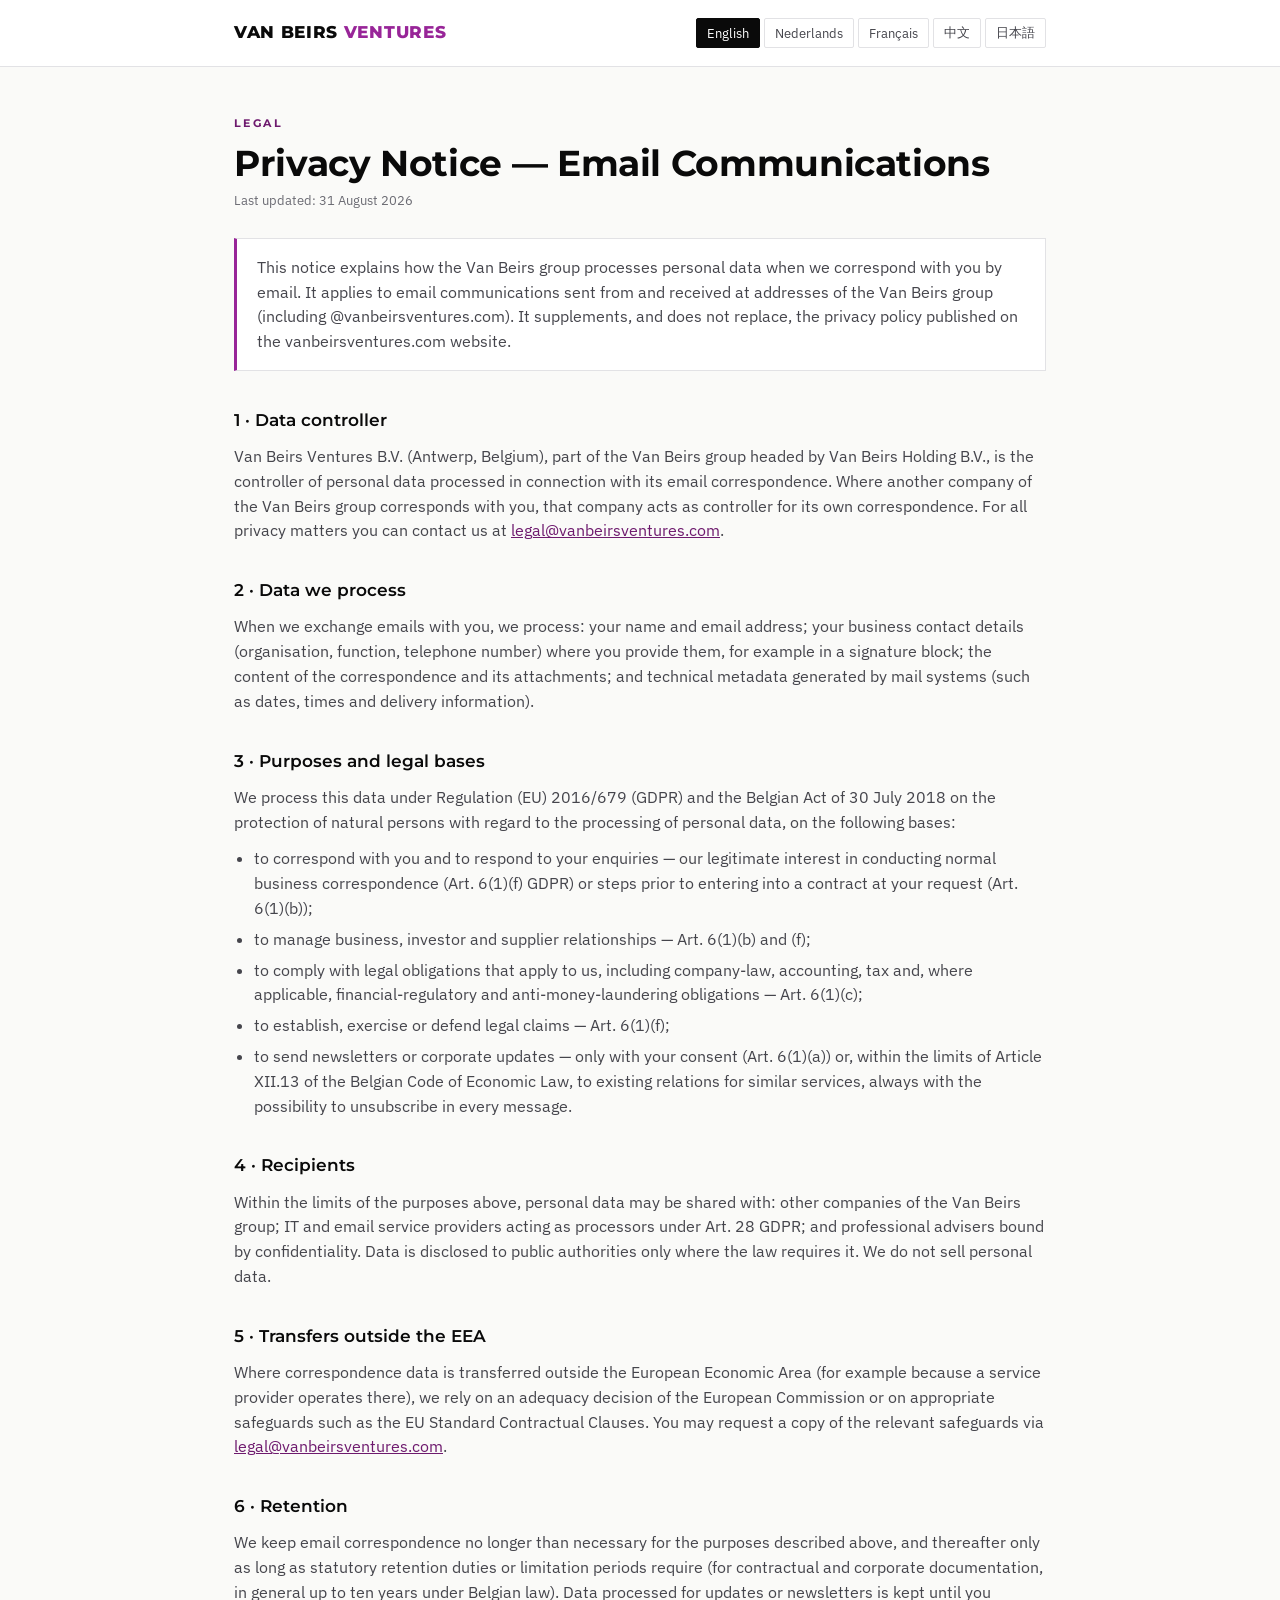
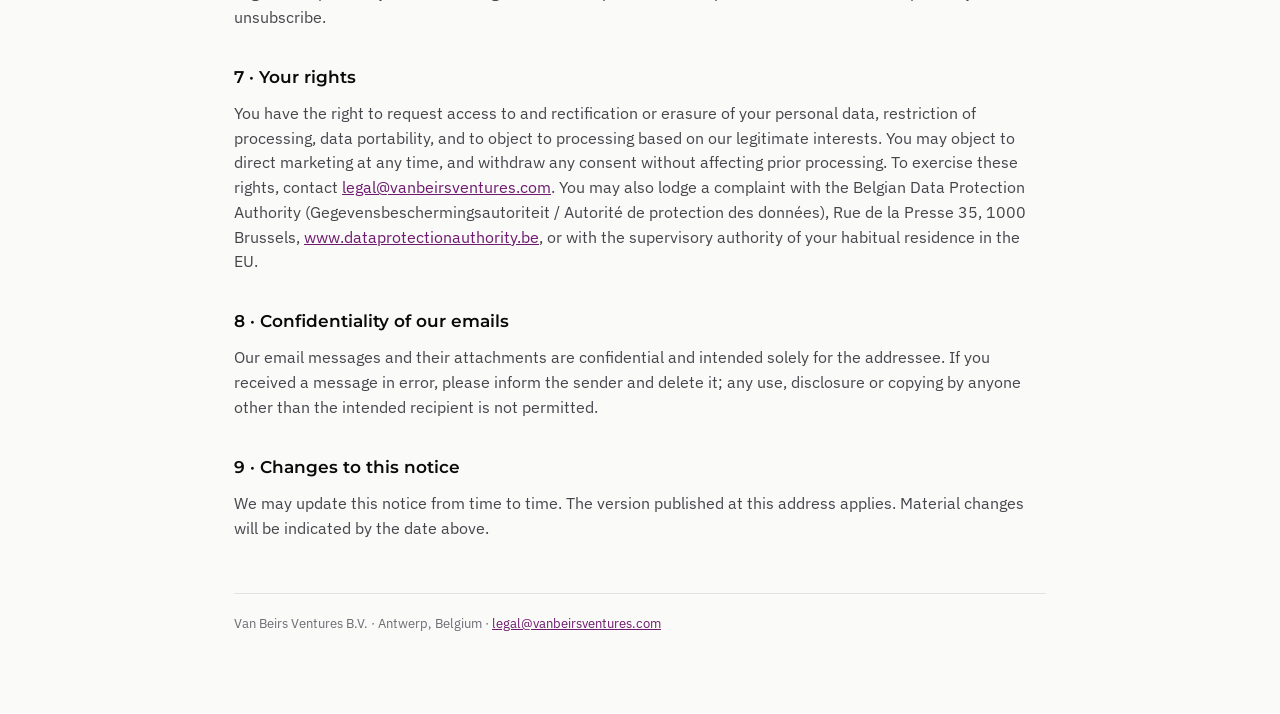
<file: privacy.html>
<!DOCTYPE html>
<html lang="en">
<head>
<meta charset="utf-8">
<meta name="viewport" content="width=device-width, initial-scale=1">
<meta name="robots" content="noindex">
<title>Privacy Notice — Email Communications · Van Beirs Ventures</title>
<style>
@import url('https://fonts.googleapis.com/css2?family=Montserrat:wght@600;700;800&family=IBM+Plex+Sans:wght@400;500;600&display=swap');
:root{
  --font-display:"Montserrat","Helvetica Neue",Arial,sans-serif;
  --font-text:"IBM Plex Sans","Helvetica Neue",Arial,sans-serif;
  --ink-900:#0A0A0A;--ink-600:#45454C;--ink-500:#6B6B73;--ink-400:#9A9AA2;
  --ink-200:#E2E2E5;--ink-150:#ECECEE;--ink-100:#F4F4F3;
  --paper:#FFFFFF;--paper-2:#FAFAF8;
  --ventures:#982598;--ventures-ink:#6E1A6E;
}
*{box-sizing:border-box;margin:0;padding:0}
body{font-family:var(--font-text);color:var(--ink-900);background:var(--paper-2);line-height:1.6;font-size:15.5px}
.hd{background:var(--paper);border-bottom:1px solid var(--ink-200)}
.hd-in{max-width:860px;margin:0 auto;padding:18px 24px;display:flex;align-items:center;justify-content:space-between;gap:16px;flex-wrap:wrap}
.wm{font-family:var(--font-display);font-weight:800;font-size:17px;letter-spacing:.04em;color:var(--ink-900);text-decoration:none}
.wm span{color:var(--ventures)}
.langs{display:flex;gap:4px;flex-wrap:wrap}
.langs button{font-family:var(--font-text);font-size:12.5px;padding:5px 10px;border:1px solid var(--ink-200);background:var(--paper);color:var(--ink-600);cursor:pointer;border-radius:2px}
.langs button:hover{border-color:var(--ink-400)}
.langs button.on{background:var(--ink-900);border-color:var(--ink-900);color:#fff}
.wrap{max-width:860px;margin:0 auto;padding:48px 24px 80px}
.eyebrow{font-family:var(--font-display);font-weight:700;font-size:11px;letter-spacing:.22em;text-transform:uppercase;color:var(--ventures-ink)}
h1{font-family:var(--font-display);font-weight:700;font-size:clamp(26px,4.5vw,36px);line-height:1.12;letter-spacing:-.01em;margin:10px 0 8px}
.updated{font-size:13px;color:var(--ink-500);margin-bottom:26px}
.intro{background:var(--paper);border:1px solid var(--ink-200);border-left:3px solid var(--ventures);padding:16px 20px;margin-bottom:36px;color:var(--ink-600)}
h2{font-family:var(--font-display);font-weight:600;font-size:17px;margin:34px 0 10px}
p{margin:0 0 12px;color:var(--ink-600)}
ul{margin:0 0 12px 20px;color:var(--ink-600)}
li{margin-bottom:6px}
a{color:var(--ventures-ink)}
.ft{border-top:1px solid var(--ink-200);margin-top:52px;padding-top:20px;font-size:13px;color:var(--ink-500)}
:lang(zh) body,:lang(ja) body{line-height:1.85}
</style>
</head>
<body>
<header class="hd">
  <div class="hd-in">
    <a class="wm" href="https://vanbeirsventures.com/">VAN BEIRS <span>VENTURES</span></a>
    <nav class="langs" id="langs" aria-label="Language"></nav>
  </div>
</header>
<main class="wrap" id="main"></main>
<script>
const LANGS=[["en","English"],["nl","Nederlands"],["fr","Français"],["zh","中文"],["ja","日本語"]];
const T={
en:{
 eyebrow:"Legal",
 title:"Privacy Notice — Email Communications",
 updated:"Last updated: 31 August 2026",
 intro:"This notice explains how the Van Beirs group processes personal data when we correspond with you by email. It applies to email communications sent from and received at addresses of the Van Beirs group (including @vanbeirsventures.com). It supplements, and does not replace, the privacy policy published on the vanbeirsventures.com website.",
 s:[
 ["1 · Data controller","Van Beirs Ventures B.V. (Antwerp, Belgium), part of the Van Beirs group headed by Van Beirs Holding B.V., is the controller of personal data processed in connection with its email correspondence. Where another company of the Van Beirs group corresponds with you, that company acts as controller for its own correspondence. For all privacy matters you can contact us at <a href='mailto:legal@vanbeirsventures.com'>legal@vanbeirsventures.com</a>."],
 ["2 · Data we process","When we exchange emails with you, we process: your name and email address; your business contact details (organisation, function, telephone number) where you provide them, for example in a signature block; the content of the correspondence and its attachments; and technical metadata generated by mail systems (such as dates, times and delivery information)."],
 ["3 · Purposes and legal bases","We process this data under Regulation (EU) 2016/679 (GDPR) and the Belgian Act of 30 July 2018 on the protection of natural persons with regard to the processing of personal data, on the following bases:<ul><li>to correspond with you and to respond to your enquiries — our legitimate interest in conducting normal business correspondence (Art. 6(1)(f) GDPR) or steps prior to entering into a contract at your request (Art. 6(1)(b));</li><li>to manage business, investor and supplier relationships — Art. 6(1)(b) and (f);</li><li>to comply with legal obligations that apply to us, including company-law, accounting, tax and, where applicable, financial-regulatory and anti-money-laundering obligations — Art. 6(1)(c);</li><li>to establish, exercise or defend legal claims — Art. 6(1)(f);</li><li>to send newsletters or corporate updates — only with your consent (Art. 6(1)(a)) or, within the limits of Article XII.13 of the Belgian Code of Economic Law, to existing relations for similar services, always with the possibility to unsubscribe in every message.</li></ul>"],
 ["4 · Recipients","Within the limits of the purposes above, personal data may be shared with: other companies of the Van Beirs group; IT and email service providers acting as processors under Art. 28 GDPR; and professional advisers bound by confidentiality. Data is disclosed to public authorities only where the law requires it. We do not sell personal data."],
 ["5 · Transfers outside the EEA","Where correspondence data is transferred outside the European Economic Area (for example because a service provider operates there), we rely on an adequacy decision of the European Commission or on appropriate safeguards such as the EU Standard Contractual Clauses. You may request a copy of the relevant safeguards via <a href='mailto:legal@vanbeirsventures.com'>legal@vanbeirsventures.com</a>."],
 ["6 · Retention","We keep email correspondence no longer than necessary for the purposes described above, and thereafter only as long as statutory retention duties or limitation periods require (for contractual and corporate documentation, in general up to ten years under Belgian law). Data processed for updates or newsletters is kept until you unsubscribe."],
 ["7 · Your rights","You have the right to request access to and rectification or erasure of your personal data, restriction of processing, data portability, and to object to processing based on our legitimate interests. You may object to direct marketing at any time, and withdraw any consent without affecting prior processing. To exercise these rights, contact <a href='mailto:legal@vanbeirsventures.com'>legal@vanbeirsventures.com</a>. You may also lodge a complaint with the Belgian Data Protection Authority (Gegevensbeschermingsautoriteit / Autorité de protection des données), Rue de la Presse 35, 1000 Brussels, <a href='https://www.dataprotectionauthority.be' target='_blank' rel='noopener'>www.dataprotectionauthority.be</a>, or with the supervisory authority of your habitual residence in the EU."],
 ["8 · Confidentiality of our emails","Our email messages and their attachments are confidential and intended solely for the addressee. If you received a message in error, please inform the sender and delete it; any use, disclosure or copying by anyone other than the intended recipient is not permitted."],
 ["9 · Changes to this notice","We may update this notice from time to time. The version published at this address applies. Material changes will be indicated by the date above."]
 ],
 ft:"Van Beirs Ventures B.V. · Antwerp, Belgium · <a href='mailto:legal@vanbeirsventures.com'>legal@vanbeirsventures.com</a>"
},
nl:{
 eyebrow:"Juridisch",
 title:"Privacyverklaring — E-mailcommunicatie",
 updated:"Laatst bijgewerkt: 31 augustus 2026",
 intro:"Deze verklaring legt uit hoe de Van Beirs-groep persoonsgegevens verwerkt wanneer wij per e-mail met u corresponderen. Zij is van toepassing op e-mailcommunicatie verzonden vanaf en ontvangen op adressen van de Van Beirs-groep (waaronder @vanbeirsventures.com). Zij vult het privacybeleid op de website vanbeirsventures.com aan en vervangt het niet.",
 s:[
 ["1 · Verwerkingsverantwoordelijke","Van Beirs Ventures B.V. (Antwerpen, België), onderdeel van de Van Beirs-groep onder leiding van Van Beirs Holding B.V., is de verwerkingsverantwoordelijke voor persoonsgegevens die in het kader van haar e-mailcorrespondentie worden verwerkt. Wanneer een andere vennootschap van de Van Beirs-groep met u correspondeert, treedt die vennootschap op als verantwoordelijke voor haar eigen correspondentie. Voor alle privacyvragen kunt u ons bereiken via <a href='mailto:legal@vanbeirsventures.com'>legal@vanbeirsventures.com</a>."],
 ["2 · Gegevens die wij verwerken","Wanneer wij e-mails met u uitwisselen, verwerken wij: uw naam en e-mailadres; uw zakelijke contactgegevens (organisatie, functie, telefoonnummer) voor zover u die meedeelt, bijvoorbeeld in een handtekeningblok; de inhoud van de correspondentie en de bijlagen; en technische metadata die door mailsystemen worden gegenereerd (zoals data, tijdstippen en afleverinformatie)."],
 ["3 · Doeleinden en rechtsgronden","Wij verwerken deze gegevens op grond van Verordening (EU) 2016/679 (AVG) en de Belgische wet van 30 juli 2018 betreffende de bescherming van natuurlijke personen met betrekking tot de verwerking van persoonsgegevens, op de volgende gronden:<ul><li>om met u te corresponderen en uw vragen te beantwoorden — ons gerechtvaardigd belang bij normale zakelijke correspondentie (art. 6.1.f AVG) of precontractuele maatregelen op uw verzoek (art. 6.1.b);</li><li>om zakelijke, investeerders- en leveranciersrelaties te beheren — art. 6.1.b en f;</li><li>om te voldoen aan wettelijke verplichtingen, waaronder vennootschapsrechtelijke, boekhoudkundige, fiscale en, in voorkomend geval, financieel-regelgevende en antiwitwasverplichtingen — art. 6.1.c;</li><li>om rechtsvorderingen in te stellen, uit te oefenen of te verdedigen — art. 6.1.f;</li><li>om nieuwsbrieven of bedrijfsupdates te versturen — enkel met uw toestemming (art. 6.1.a) of, binnen de grenzen van artikel XII.13 van het Wetboek van economisch recht, aan bestaande relaties voor soortgelijke diensten, steeds met de mogelijkheid om u in elk bericht uit te schrijven.</li></ul>"],
 ["4 · Ontvangers","Binnen de grenzen van bovenstaande doeleinden kunnen persoonsgegevens worden gedeeld met: andere vennootschappen van de Van Beirs-groep; IT- en e-maildienstverleners die optreden als verwerkers in de zin van art. 28 AVG; en professionele adviseurs gebonden door vertrouwelijkheid. Gegevens worden enkel aan overheden meegedeeld wanneer de wet dat vereist. Wij verkopen geen persoonsgegevens."],
 ["5 · Doorgiften buiten de EER","Wanneer correspondentiegegevens buiten de Europese Economische Ruimte worden doorgegeven (bijvoorbeeld omdat een dienstverlener daar actief is), steunen wij op een adequaatheidsbesluit van de Europese Commissie of op passende waarborgen zoals de EU-standaardcontractbepalingen. U kunt via <a href='mailto:legal@vanbeirsventures.com'>legal@vanbeirsventures.com</a> een kopie van de relevante waarborgen opvragen."],
 ["6 · Bewaartermijn","Wij bewaren e-mailcorrespondentie niet langer dan nodig voor de hierboven beschreven doeleinden, en daarna enkel zolang wettelijke bewaarplichten of verjaringstermijnen dat vereisen (voor contractuele en vennootschapsdocumentatie in het algemeen tot tien jaar naar Belgisch recht). Gegevens verwerkt voor updates of nieuwsbrieven worden bewaard tot u zich uitschrijft."],
 ["7 · Uw rechten","U hebt het recht om inzage, verbetering of wissing van uw persoonsgegevens te vragen, alsook beperking van de verwerking en gegevensoverdraagbaarheid, en om bezwaar te maken tegen verwerking op grond van ons gerechtvaardigd belang. U kunt zich te allen tijde verzetten tegen direct marketing en elke toestemming intrekken zonder afbreuk aan eerdere verwerking. Om deze rechten uit te oefenen, contacteert u <a href='mailto:legal@vanbeirsventures.com'>legal@vanbeirsventures.com</a>. U kunt ook klacht indienen bij de Gegevensbeschermingsautoriteit, Drukpersstraat 35, 1000 Brussel, <a href='https://www.gegevensbeschermingsautoriteit.be' target='_blank' rel='noopener'>www.gegevensbeschermingsautoriteit.be</a>, of bij de toezichthoudende autoriteit van uw gewone verblijfplaats in de EU."],
 ["8 · Vertrouwelijkheid van onze e-mails","Onze e-mailberichten en bijlagen zijn vertrouwelijk en uitsluitend bestemd voor de geadresseerde. Ontving u een bericht per vergissing, gelieve dan de afzender te verwittigen en het bericht te verwijderen; elk gebruik, elke bekendmaking of kopie door een ander dan de beoogde ontvanger is niet toegestaan."],
 ["9 · Wijzigingen aan deze verklaring","Wij kunnen deze verklaring van tijd tot tijd bijwerken. De op dit adres gepubliceerde versie is van toepassing. Wezenlijke wijzigingen blijken uit de datum bovenaan."]
 ],
 ft:"Van Beirs Ventures B.V. · Antwerpen, België · <a href='mailto:legal@vanbeirsventures.com'>legal@vanbeirsventures.com</a>"
},
fr:{
 eyebrow:"Mentions légales",
 title:"Déclaration de confidentialité — Communications par e-mail",
 updated:"Dernière mise à jour : 31 août 2026",
 intro:"La présente déclaration explique comment le groupe Van Beirs traite les données à caractère personnel lorsque nous correspondons avec vous par e-mail. Elle s'applique aux communications envoyées depuis et reçues sur les adresses du groupe Van Beirs (dont @vanbeirsventures.com). Elle complète la politique de confidentialité publiée sur le site vanbeirsventures.com et ne la remplace pas.",
 s:[
 ["1 · Responsable du traitement","Van Beirs Ventures B.V. (Anvers, Belgique), société du groupe Van Beirs chapeauté par Van Beirs Holding B.V., est responsable du traitement des données à caractère personnel traitées dans le cadre de sa correspondance par e-mail. Lorsqu'une autre société du groupe Van Beirs correspond avec vous, cette société agit comme responsable du traitement pour sa propre correspondance. Pour toute question relative à la vie privée : <a href='mailto:legal@vanbeirsventures.com'>legal@vanbeirsventures.com</a>."],
 ["2 · Données traitées","Lorsque nous échangeons des e-mails avec vous, nous traitons : vos nom et adresse e-mail ; vos coordonnées professionnelles (organisation, fonction, numéro de téléphone) lorsque vous les communiquez, par exemple dans un bloc de signature ; le contenu de la correspondance et ses pièces jointes ; ainsi que les métadonnées techniques générées par les systèmes de messagerie (dates, heures, informations de remise)."],
 ["3 · Finalités et bases juridiques","Nous traitons ces données conformément au Règlement (UE) 2016/679 (RGPD) et à la loi belge du 30 juillet 2018 relative à la protection des personnes physiques à l'égard des traitements de données à caractère personnel, sur les bases suivantes :<ul><li>correspondre avec vous et répondre à vos demandes — notre intérêt légitime à mener une correspondance professionnelle normale (art. 6.1.f RGPD) ou mesures précontractuelles prises à votre demande (art. 6.1.b) ;</li><li>gérer les relations d'affaires, avec les investisseurs et les fournisseurs — art. 6.1.b et f ;</li><li>respecter nos obligations légales, notamment en droit des sociétés, en matière comptable et fiscale et, le cas échéant, en matière de réglementation financière et de lutte contre le blanchiment — art. 6.1.c ;</li><li>constater, exercer ou défendre des droits en justice — art. 6.1.f ;</li><li>envoyer des lettres d'information ou communications d'entreprise — uniquement avec votre consentement (art. 6.1.a) ou, dans les limites de l'article XII.13 du Code de droit économique belge, aux relations existantes pour des services analogues, avec toujours la possibilité de se désinscrire dans chaque message.</li></ul>"],
 ["4 · Destinataires","Dans les limites des finalités ci-dessus, les données peuvent être partagées avec : d'autres sociétés du groupe Van Beirs ; des prestataires informatiques et de messagerie agissant comme sous-traitants au sens de l'art. 28 RGPD ; et des conseillers professionnels tenus à la confidentialité. Les données ne sont communiquées aux autorités publiques que lorsque la loi l'exige. Nous ne vendons pas de données à caractère personnel."],
 ["5 · Transferts hors EEE","Lorsque des données de correspondance sont transférées en dehors de l'Espace économique européen (par exemple parce qu'un prestataire y opère), nous nous fondons sur une décision d'adéquation de la Commission européenne ou sur des garanties appropriées telles que les clauses contractuelles types de l'UE. Vous pouvez demander copie des garanties pertinentes via <a href='mailto:legal@vanbeirsventures.com'>legal@vanbeirsventures.com</a>."],
 ["6 · Conservation","Nous ne conservons la correspondance par e-mail que le temps nécessaire aux finalités décrites ci-dessus, puis uniquement aussi longtemps que l'exigent les obligations légales de conservation ou les délais de prescription (pour la documentation contractuelle et sociétaire, en général jusqu'à dix ans en droit belge). Les données traitées pour les lettres d'information sont conservées jusqu'à votre désinscription."],
 ["7 · Vos droits","Vous avez le droit de demander l'accès à vos données, leur rectification ou leur effacement, la limitation du traitement et la portabilité des données, ainsi que de vous opposer aux traitements fondés sur notre intérêt légitime. Vous pouvez vous opposer à tout moment au marketing direct et retirer tout consentement sans affecter les traitements antérieurs. Pour exercer ces droits : <a href='mailto:legal@vanbeirsventures.com'>legal@vanbeirsventures.com</a>. Vous pouvez également introduire une réclamation auprès de l'Autorité de protection des données, rue de la Presse 35, 1000 Bruxelles, <a href='https://www.autoriteprotectiondonnees.be' target='_blank' rel='noopener'>www.autoriteprotectiondonnees.be</a>, ou auprès de l'autorité de contrôle de votre résidence habituelle dans l'UE."],
 ["8 · Confidentialité de nos e-mails","Nos messages électroniques et leurs pièces jointes sont confidentiels et destinés exclusivement à leur destinataire. Si vous avez reçu un message par erreur, veuillez en informer l'expéditeur et le supprimer ; toute utilisation, divulgation ou copie par une personne autre que le destinataire prévu est interdite."],
 ["9 · Modifications de la présente déclaration","Nous pouvons mettre à jour la présente déclaration de temps à autre. La version publiée à cette adresse fait foi. Les modifications importantes ressortent de la date figurant ci-dessus."]
 ],
 ft:"Van Beirs Ventures B.V. · Anvers, Belgique · <a href='mailto:legal@vanbeirsventures.com'>legal@vanbeirsventures.com</a>"
},
zh:{
 eyebrow:"法律信息",
 title:"隐私声明 — 电子邮件通信",
 updated:"最后更新：2026年8月31日",
 intro:"本声明说明 Van Beirs 集团在与您进行电子邮件通信时如何处理个人数据。本声明适用于通过 Van Beirs 集团地址（包括 @vanbeirsventures.com）发送和接收的电子邮件通信。本声明是对 vanbeirsventures.com 网站上发布的隐私政策的补充，并不取代该政策。",
 s:[
 ["1 · 数据控制者","Van Beirs Ventures B.V.（比利时安特卫普），隶属于以 Van Beirs Holding B.V. 为首的 Van Beirs 集团，是就其电子邮件通信所处理个人数据的控制者。如由 Van Beirs 集团的其他公司与您通信，则该公司就其自身通信担任控制者。有关隐私事宜，请联系 <a href='mailto:legal@vanbeirsventures.com'>legal@vanbeirsventures.com</a>。"],
 ["2 · 我们处理的数据","在与您往来电子邮件时，我们处理：您的姓名和电子邮件地址；您提供的业务联系信息（所属机构、职务、电话号码），例如签名栏中的信息；通信内容及其附件；以及邮件系统生成的技术元数据（如日期、时间和投递信息）。"],
 ["3 · 处理目的与法律依据","我们依据欧盟《通用数据保护条例》（GDPR，条例 (EU) 2016/679）及比利时2018年7月30日《自然人个人数据处理保护法》处理上述数据，具体依据如下：<ul><li>与您通信并回复您的询问 — 基于我们开展正常业务通信的合法利益（GDPR 第6条第1款(f)项），或应您要求采取的订立合同前措施（第6条第1款(b)项）；</li><li>管理业务、投资者及供应商关系 — 第6条第1款(b)、(f)项；</li><li>履行适用于我们的法律义务，包括公司法、会计、税务义务，以及（如适用）金融监管和反洗钱义务 — 第6条第1款(c)项；</li><li>提起、行使或抗辩法律主张 — 第6条第1款(f)项；</li><li>发送新闻通讯或公司动态 — 仅在获得您同意时（第6条第1款(a)项），或在比利时《经济法典》第XII.13条允许的范围内向现有关系方发送类似服务信息，且每封邮件均可退订。</li></ul>"],
 ["4 · 数据接收方","在上述目的范围内，个人数据可能与以下各方共享：Van Beirs 集团的其他公司；作为 GDPR 第28条意义上受托处理者的 IT 及电子邮件服务提供商；以及负有保密义务的专业顾问。仅在法律要求时才向公共机关披露数据。我们不出售个人数据。"],
 ["5 · 欧洲经济区以外的数据传输","如通信数据被传输至欧洲经济区以外（例如因服务提供商在该等地区运营），我们将依据欧盟委员会的充分性认定或适当保障措施（如欧盟标准合同条款）进行。您可通过 <a href='mailto:legal@vanbeirsventures.com'>legal@vanbeirsventures.com</a> 索取相关保障措施的副本。"],
 ["6 · 数据保存期限","我们保存电子邮件通信的时间不超过实现上述目的所需的期限，其后仅在法定保存义务或诉讼时效要求的期限内保存（合同及公司文件依比利时法律一般最长保存十年）。用于新闻通讯的数据保存至您退订为止。"],
 ["7 · 您的权利","您有权请求查阅、更正或删除您的个人数据，限制处理，获得数据可携性，并有权反对基于我们合法利益的处理。您可随时反对直接营销，并可撤回任何同意（不影响此前的处理）。行使上述权利，请联系 <a href='mailto:legal@vanbeirsventures.com'>legal@vanbeirsventures.com</a>。您也可向比利时数据保护局（Autorité de protection des données / Gegevensbeschermingsautoriteit，地址：Rue de la Presse 35, 1000 Brussels，<a href='https://www.dataprotectionauthority.be' target='_blank' rel='noopener'>www.dataprotectionauthority.be</a>）或您在欧盟惯常居住地的监管机构投诉。"],
 ["8 · 电子邮件的保密性","我们的电子邮件及其附件属于保密信息，仅供收件人使用。如您误收邮件，请通知发件人并删除该邮件；除预期收件人外，任何人不得使用、披露或复制。"],
 ["9 · 本声明的变更","我们可能不时更新本声明。以在本网址发布的版本为准。重大变更将通过上方日期予以体现。"]
 ],
 ft:"Van Beirs Ventures B.V. · 比利时安特卫普 · <a href='mailto:legal@vanbeirsventures.com'>legal@vanbeirsventures.com</a>"
},
ja:{
 eyebrow:"法的情報",
 title:"プライバシー通知 — 電子メールによる通信",
 updated:"最終更新日：2026年8月31日",
 intro:"本通知は、Van Beirs グループが電子メールでお客様と通信する際に個人データをどのように取り扱うかを説明するものです。本通知は、Van Beirs グループのアドレス（@vanbeirsventures.com を含む）から送信され、または同アドレスで受信される電子メール通信に適用されます。本通知は vanbeirsventures.com ウェブサイトに掲載されたプライバシーポリシーを補完するものであり、これに代わるものではありません。",
 s:[
 ["1 · データ管理者","Van Beirs Holding B.V. を頂点とする Van Beirs グループに属する Van Beirs Ventures B.V.（ベルギー・アントワープ）は、その電子メール通信に関連して処理される個人データの管理者です。Van Beirs グループの他の会社がお客様と通信する場合、当該会社が自らの通信について管理者となります。プライバシーに関するお問い合わせは <a href='mailto:legal@vanbeirsventures.com'>legal@vanbeirsventures.com</a> までご連絡ください。"],
 ["2 · 処理するデータ","お客様と電子メールをやり取りする際、当社は次のデータを処理します：氏名および電子メールアドレス、署名欄などでご提供いただく業務上の連絡先情報（所属組織、役職、電話番号）、通信の内容および添付ファイル、ならびにメールシステムが生成する技術的メタデータ（日時、配信情報など）。"],
 ["3 · 処理の目的と法的根拠","当社は、EU一般データ保護規則（GDPR、規則 (EU) 2016/679）およびベルギーの2018年7月30日個人データ処理に関する自然人保護法に基づき、次の根拠でこれらのデータを処理します：<ul><li>お客様との通信およびお問い合わせへの対応 — 通常の業務上の通信を行うという当社の正当な利益（GDPR 第6条1項(f)）、またはお客様の要請による契約締結前の措置（第6条1項(b)）；</li><li>取引先・投資家・サプライヤーとの関係管理 — 第6条1項(b)および(f)；</li><li>会社法、会計、税務、および該当する場合には金融規制・マネーロンダリング防止に関する法的義務の遵守 — 第6条1項(c)；</li><li>法的請求の立証、行使または防御 — 第6条1項(f)；</li><li>ニュースレターや企業情報の配信 — お客様の同意がある場合（第6条1項(a)）、またはベルギー経済法典第XII.13条の範囲内で既存の関係者に類似サービスについて送付する場合に限ります。いずれの場合も、各メールで配信停止が可能です。</li></ul>"],
 ["4 · データの提供先","上記の目的の範囲内で、個人データは次の者と共有されることがあります：Van Beirs グループの他の会社、GDPR 第28条にいう処理者として行為する IT・電子メールサービスプロバイダー、および守秘義務を負う専門アドバイザー。公的機関への開示は、法律で義務付けられる場合に限られます。当社は個人データを販売しません。"],
 ["5 · EEA域外への移転","通信データが欧州経済領域（EEA）外に移転される場合（サービスプロバイダーが域外で事業を行う場合など）、当社は欧州委員会の十分性認定またはEU標準契約条項などの適切な保護措置に依拠します。関連する保護措置の写しは <a href='mailto:legal@vanbeirsventures.com'>legal@vanbeirsventures.com</a> にご請求いただけます。"],
 ["6 · 保存期間","電子メール通信は、上記の目的に必要な期間を超えて保存せず、その後は法定の保存義務または時効期間が求める限度でのみ保存します（契約書類および会社関係書類については、ベルギー法上一般に最長10年）。ニュースレター等のために処理されるデータは、配信停止まで保存されます。"],
 ["7 · お客様の権利","お客様は、ご自身の個人データへのアクセス、訂正、消去、処理の制限、データポータビリティを請求する権利、および当社の正当な利益に基づく処理に異議を申し立てる権利を有します。ダイレクトマーケティングにはいつでも異議を申し立てることができ、同意はいつでも撤回できます（撤回前の処理の適法性には影響しません）。これらの権利の行使は <a href='mailto:legal@vanbeirsventures.com'>legal@vanbeirsventures.com</a> までご連絡ください。また、ベルギーデータ保護機関（Autorité de protection des données / Gegevensbeschermingsautoriteit、Rue de la Presse 35, 1000 Brussels、<a href='https://www.dataprotectionauthority.be' target='_blank' rel='noopener'>www.dataprotectionauthority.be</a>）または EU 域内の常居所地の監督機関に苦情を申し立てることができます。"],
 ["8 · 電子メールの機密性","当社の電子メールおよび添付ファイルは機密情報であり、名宛人のみを対象としています。誤って受信された場合は、送信者に通知のうえ削除してください。名宛人以外の者による使用、開示、複製は禁じられています。"],
 ["9 · 本通知の変更","当社は本通知を随時更新することがあります。本アドレスに掲載された版が適用されます。重要な変更は上記の日付に反映されます。"]
 ],
 ft:"Van Beirs Ventures B.V. · ベルギー・アントワープ · <a href='mailto:legal@vanbeirsventures.com'>legal@vanbeirsventures.com</a>"
}
};
function render(code){
  const t=T[code]||T.en;
  document.documentElement.lang=code;
  document.getElementById('main').innerHTML=
    '<div class="eyebrow">'+t.eyebrow+'</div>'+
    '<h1>'+t.title+'</h1>'+
    '<div class="updated">'+t.updated+'</div>'+
    '<div class="intro">'+t.intro+'</div>'+
    t.s.map(x=>'<h2>'+x[0]+'</h2><p>'+x[1]+'</p>').join('')+
    '<div class="ft">'+t.ft+'</div>';
  document.querySelectorAll('#langs button').forEach(b=>b.classList.toggle('on',b.dataset.l===code));
  try{localStorage.setItem('vb_privacy_lang',code)}catch(e){}
}
const nav=document.getElementById('langs');
LANGS.forEach(([c,l])=>{
  const b=document.createElement('button');
  b.textContent=l;b.dataset.l=c;b.onclick=()=>render(c);
  nav.appendChild(b);
});
let start='en';
try{const q=new URLSearchParams(location.search).get('lang');const s=localStorage.getItem('vb_privacy_lang');
if(q&&T[q])start=q;else if(s&&T[s])start=s;}catch(e){}
render(start);
</script>
</body>
</html>
</file>
